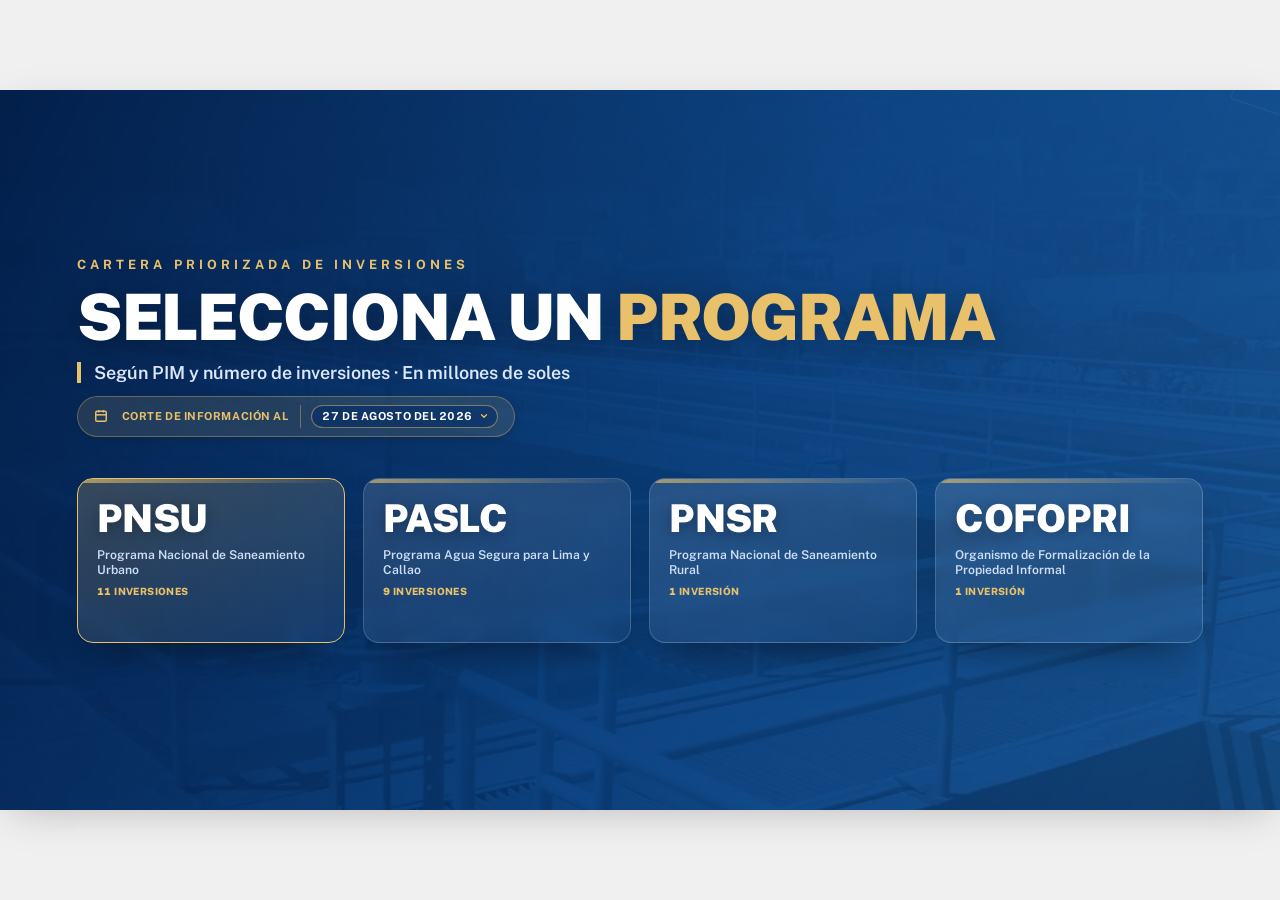
<file: index.html>
<!DOCTYPE html>
<html lang="es">
<head>
<meta charset="UTF-8" />
<meta name="viewport" content="width=device-width, initial-scale=1.0" />
<title>Informe Técnico — Cartera Priorizada</title>
<link rel="preconnect" href="https://fonts.googleapis.com" />
<link rel="preconnect" href="https://fonts.gstatic.com" crossorigin />
<link href="https://fonts.googleapis.com/css2?family=Public+Sans:wght@400;500;600;700;800;900&display=swap" rel="stylesheet" />
<link rel="stylesheet" href="css/styles-v2.css" />
</head>
<body>
  <main class="frame">

   <!-- ============ VISTA DE PROYECTO (ficha) ============ -->
   <div class="project-view" id="projectView" hidden>

    <!-- ============ TÍTULO + PLAZO ============ -->
    <div class="titlebar">
      <div class="title-main">
        <h1 id="r-title">—</h1>
        <button class="title-menu-btn js-menu-trigger" aria-label="Ir al menú de programas" aria-controls="menuView">
          <svg viewBox="0 0 24 24" width="16" height="16" fill="none" stroke="currentColor" stroke-width="2"><rect x="3" y="3" width="7" height="7" rx="1"/><rect x="14" y="3" width="7" height="7" rx="1"/><rect x="3" y="14" width="7" height="7" rx="1"/><rect x="14" y="14" width="7" height="7" rx="1"/></svg>
          <span class="mf-label">Menú</span>
        </button>
      </div>
      <div class="deadline">
        Término del plazo de desembolso del contrato de préstamo:
        <b id="r-deadline">—</b>
      </div>
    </div>

    <!-- ============ CUERPO ============ -->
    <div class="grid">

      <!-- ===== IZQUIERDA: indicadores + gráfico ===== -->
      <section class="col-left">

        <!-- Indicadores · panel navy + franja blanca -->
        <div class="fin-block">
          <div class="fin-head">
            <h3>Ejecución Financiera</h3>
            <span class="cui">CUI <span id="r-cui">—</span></span>
          </div>
          <div class="np-top">
            <div class="m"><span class="k">Costo Total</span><span class="v" id="r-costo">—</span></div>
            <div class="m"><span class="k">Devengado Acumulado</span><span class="v" id="r-devengado">—</span></div>
            <div class="m gold"><span class="k">Avance Financiero</span><span class="v" id="r-avance">—</span></div>
          </div>
          <div class="np-foot">
            <div class="li"><span class="dot"></span><span class="k">PIM 2026</span><span class="v" id="r-pim">—</span></div>
            <div class="li am"><span class="dot"></span><span class="k">PIM por Ejecutar</span><span class="v" id="r-pimej">—</span></div>
            <div class="li"><span class="dot"></span><span class="k">Certificado 2026</span><span class="v" id="r-cert">—</span></div>
            <div class="li am"><span class="dot"></span><span class="k">FF · RO</span><span class="v" id="r-ro">—</span></div>
            <div class="li"><span class="dot"></span><span class="k">Devengado 2026</span><span class="v" id="r-dev26">—</span></div>
            <div class="li am"><span class="dot"></span><span class="k">FF · ROOC</span><span class="v" id="r-rooc">—</span></div>
          </div>
        </div>

        <!-- Gráfico -->
        <figure class="chart-card">
          <button class="chart-expand" id="chartExpand" title="Ver en grande">
            <svg viewBox="0 0 24 24" width="14" height="14" fill="none" stroke="currentColor" stroke-width="2"><path d="M15 3h6v6M9 21H3v-6M21 3l-7 7M3 21l7-7"/></svg>
            Ampliar
          </button>
          <figcaption class="chart-pill">Meta MEF · Ejec. Proy. · Ejecución</figcaption>
          <div class="chart-box"><canvas id="chart"></canvas></div>
        </figure>
      </section>

      <!-- ===== DERECHA: sidebar de estado ===== -->
      <aside class="col-right">

        <div class="status-head">
          <div class="sh-left">
            <svg viewBox="0 0 24 24" width="18" height="18" fill="none" stroke="currentColor" stroke-width="1.8"><path d="M4 21v-5h16v5"/><path d="M9 16V8l3-3 3 3v8"/><circle cx="12" cy="6" r="1"/></svg>
            <h2 id="r-status">—</h2>
          </div>
          <span class="chip-active" id="r-chip">—</span>
        </div>
        <p class="status-sub" id="r-statussub">—</p>

        <!-- Estado situacional -->
        <div class="card estado">
          <h3 class="card-h">
            <svg viewBox="0 0 24 24" width="15" height="15" fill="none" stroke="currentColor" stroke-width="1.8"><path d="M3 3v18h18"/><path d="M7 14l4-4 3 3 5-6"/></svg>
            Estado Situacional
          </h3>
          <div class="dates">
            <div class="date-cell"><span class="v p" id="r-finicio">—</span><span class="k">Fecha Inicio</span></div>
            <div class="date-cell"><span class="v s" id="r-ffin">—</span><span class="k">Fecha Fin</span></div>
            <div class="date-cell"><span class="v p" id="r-prog">—</span><span class="k">Av. Programado</span></div>
            <div class="date-cell"><span class="v s" id="r-ejec">—</span><span class="k">Av. Ejecutado</span></div>
          </div>
          <div class="sec-sep"><span>Observaciones</span></div>
          <ul class="notes" id="r-notes"></ul>
        </div>

        <!-- Alerta (se oculta si no hay) -->
        <div class="alert" id="r-alert">
          <svg viewBox="0 0 24 24" width="18" height="18" fill="none" stroke="currentColor" stroke-width="1.9"><path d="M10.3 3.9 1.8 18a2 2 0 0 0 1.7 3h17a2 2 0 0 0 1.7-3L13.7 3.9a2 2 0 0 0-3.4 0z"/><path d="M12 9v4"/><path d="M12 17h.01"/></svg>
          <p id="r-alert-text">—</p>
        </div>

        <!-- Hitos -->
        <div class="card hitos">
          <h3 class="card-h">
            <svg viewBox="0 0 24 24" width="14" height="14" fill="none" stroke="currentColor" stroke-width="1.8"><rect x="3" y="4" width="18" height="17" rx="1"/><path d="M3 9h18M8 2v4M16 2v4"/></svg>
            Hitos del Proyecto
          </h3>
          <div id="r-hitos"></div>
        </div>

        <!-- Riesgo -->
        <div class="riesgo">
          <svg viewBox="0 0 24 24" width="18" height="18" fill="none" stroke="currentColor" stroke-width="1.9"><path d="M10.3 3.9 1.8 18a2 2 0 0 0 1.7 3h17a2 2 0 0 0 1.7-3L13.7 3.9a2 2 0 0 0-3.4 0z"/><path d="M12 9v4"/><path d="M12 17h.01"/></svg>
          <div>
            <h3>Riesgo Identificado</h3>
            <div id="r-riesgo"></div>
          </div>
        </div>

      </aside>
    </div>
   </div><!-- /projectView -->

   <!-- ============ VISTA DE CARÁTULA (sección) ============ -->
   <div class="cover" id="coverView" hidden>
     <div class="cover-bg"></div>
     <div class="cover-inner">
       <span class="cover-kicker">Cartera Priorizada</span>
       <h1 class="cover-acro" id="c-acro">—</h1>
       <p class="cover-name" id="c-name">—</p>
     </div>
   </div>

   <!-- ============ VISTA DE MENÚ (página de programas · estilo carátula) ============ -->
   <div class="cover menu-view" id="menuView" hidden>
     <div class="cover-bg"></div>
      <div class="menu-inner">
        <span class="cover-kicker">Cartera Priorizada de Inversiones</span>
        <h1 class="menu-title">Selecciona un <em>Programa</em></h1>
        <p class="menu-lead">Según PIM y número de inversiones · En millones de soles</p>
        <div class="menu-cutoff">
          <svg viewBox="0 0 24 24" width="14" height="14" fill="none" stroke="currentColor" stroke-width="2.5" style="margin-right: 6px; vertical-align: middle;"><rect x="3" y="4" width="18" height="17" rx="2" ry="2"/><line x1="16" y1="2" x2="16" y2="6"/><line x1="8" y1="2" x2="8" y2="6"/><line x1="3" y1="10" x2="21" y2="10"/></svg>
          <span id="menuCutoffLabel">Corte de información</span>
          <span class="corte-pick js-corte-wrap" hidden>
            <select class="corte-select js-corte-select" aria-label="Cambiar corte de información" title="Cambiar corte de información"></select>
          </span>
        </div>
        <div class="menu-progs" id="menuProgs"></div>
      </div>
   </div>

   <!-- ============ BOTÓN DE MENÚ (sutil · esquina superior derecha) ============ -->
   <button class="menu-fab js-menu-trigger" id="menuFab" aria-label="Ir al menú de programas" aria-controls="menuView">
     <svg viewBox="0 0 24 24" width="16" height="16" fill="none" stroke="currentColor" stroke-width="2"><rect x="3" y="3" width="7" height="7" rx="1"/><rect x="14" y="3" width="7" height="7" rx="1"/><rect x="3" y="14" width="7" height="7" rx="1"/><rect x="14" y="14" width="7" height="7" rx="1"/></svg>
     <span class="mf-label">Menú</span>
   </button>

   <!-- ============ PAGINADOR (todas las láminas) ============ -->
   <div class="pager" id="pager">
     <button class="pg-btn" id="pgPrev" title="Anterior (←)" aria-label="Lámina anterior">
       <svg viewBox="0 0 24 24" width="16" height="16" fill="none" stroke="currentColor" stroke-width="2.4"><path d="M15 18l-6-6 6-6"/></svg>
     </button>
     <span class="pg-count"><b id="pgNum">1</b> / <span id="pgTotal">19</span></span>
     <button class="pg-btn" id="pgNext" title="Siguiente (→)" aria-label="Lámina siguiente">
       <svg viewBox="0 0 24 24" width="16" height="16" fill="none" stroke="currentColor" stroke-width="2.4"><path d="M9 18l6-6-6-6"/></svg>
     </button>
     <span class="pg-corte js-corte-wrap" hidden title="Corte de información">
       <svg viewBox="0 0 24 24" fill="none" stroke="currentColor" stroke-width="2.5"><rect x="3" y="4" width="18" height="17" rx="2" ry="2"/><line x1="16" y1="2" x2="16" y2="6"/><line x1="8" y1="2" x2="8" y2="6"/><line x1="3" y1="10" x2="21" y2="10"/></svg>
       <span class="pg-corte-k">Corte</span>
       <select class="pg-select js-corte-select" data-short="1" aria-label="Cambiar corte de información"></select>
     </span>
   </div>
  </main>

  <!-- Modal · gráfico ampliado -->
  <div class="chart-modal" id="chartModal" hidden>
    <div class="cm-box">
      <div class="cm-head">
        <h3>Meta MEF · Ejec. Proy. · Ejecución</h3>
        <button class="cm-close" id="cmClose" title="Cerrar (Esc)">✕</button>
      </div>
      <div class="cm-body"><canvas id="chartBig"></canvas></div>
    </div>
  </div>

  <script src="js/projects-v2.js"></script>
  <script src="js/chartjs-v2.min.js"></script>
  <script src="js/main-v2.js"></script>
</body>
</html>
</file>
<file: css/styles-v2.css>
/* =====================================================================
   Institutional Report System — styles.css
   Basado en DESIGN.md (Corporate Modernism · Public Sans · alta densidad)
   Tipografía FLUIDA: escala con el ancho del reporte (clamp + vw) para que
   se lea bien tanto en monitores grandes como pequeños.
   ===================================================================== */
:root{
  --primary:#002b69;
  --primary-dark:#001740;
  --on-primary:#ffffff;
  --primary-tint:rgba(0,43,105,.05);
  --data-label:#3f5d9c;

  --secondary:#bb0027;
  --on-secondary:#ffffff;
  --secondary-tint:rgba(187,0,39,.05);

  --amber-bg:#fffbeb;
  --amber-ink:#b45309;
  --amber-val:#78350f;

  --green-bg:#dcfce7;
  --green-ink:#166534;

  --surface:#f9f9f9;
  --surface-container:#eeeeee;
  --surface-low:#f3f3f3;
  --on-surface:#1a1c1c;
  --on-surface-variant:#444650;
  --muted:#6b7280;
  --line:#d1d1d1;
  --line-soft:#e5e7eb;

  --gutter:clamp(14px,1.2vw,22px);
  --radius:6px;
}

*{box-sizing:border-box;margin:0;padding:0;}
html,body{height:100%;}
body{
  font-family:"Public Sans",system-ui,-apple-system,sans-serif;
  -webkit-font-smoothing:antialiased;
  color:var(--on-surface);
  background:#f0f0f0;
  height:100vh;overflow:hidden;
  display:flex;align-items:center;justify-content:center;
  font-variant-numeric:tabular-nums;
}

/* ---- Lienzo 16:9 sin scroll ---- */
.frame{
  aspect-ratio:16/9;
  width:100vw;height:56.25vw;
  max-height:100vh;max-width:177.78vh;
  background:#fff;
  display:flex;flex-direction:column;
  padding:clamp(16px,1.7vw,30px);
  padding-bottom:clamp(42px,3.6vw,60px); /* reserva la franja del paginador */
  overflow:hidden;position:relative;
  box-shadow:0 10px 40px -12px rgba(0,0,0,.25);
}

/* contenedor de la ficha de proyecto (ocupa todo el lienzo) */
.project-view{flex:1 1 auto;min-width:0;min-height:0;display:flex;flex-direction:column;}
.project-view[hidden]{display:none;}
.frame.is-cover{padding:0;}

/* ======================= TÍTULO + PLAZO (inicio del reporte) ======================= */
.titlebar{display:flex;flex-direction:column;margin-bottom:clamp(12px,1.3vw,20px);flex:0 0 auto;box-shadow:0 1px 2px rgba(0,0,0,.06);}
.title-main{background:var(--primary);color:var(--on-primary);
  padding:clamp(11px,1.1vw,18px) clamp(16px,1.5vw,26px);display:flex;align-items:center;justify-content:space-between;gap:12px;}
.title-main h1{font-size:clamp(20px,1.85vw,34px);font-weight:900;text-transform:uppercase;letter-spacing:-.01em;}
.chip-strategic{background:rgba(255,255,255,.12);font-size:clamp(11px,.78vw,14px);font-weight:700;
  padding:6px 14px;border-radius:4px;white-space:nowrap;text-transform:uppercase;letter-spacing:.04em;}
.deadline{background:var(--secondary);color:var(--on-secondary);
  padding:clamp(7px,.7vw,11px) clamp(16px,1.5vw,26px);text-align:right;
  font-size:clamp(12px,.88vw,15px);font-weight:700;text-transform:uppercase;letter-spacing:.03em;}
.deadline b{font-weight:800;}

/* ======================= GRID 12 COL ======================= */
.grid{flex:1 1 auto;min-width:0;min-height:0;display:grid;grid-template-columns:3fr 2fr;gap:var(--gutter);overflow:hidden;}
.col-left{display:flex;flex-direction:column;min-height:0;overflow:hidden;}
.col-right{display:flex;flex-direction:column;min-height:0;overflow:hidden;
  gap:.5em;font-size:clamp(13px,1vw,18px);}

/* ============= INDICADORES · panel navy + franja blanca (Diseño 18) ============= */
.fin-block{border-radius:8px;overflow:hidden;margin-bottom:clamp(10px,1vw,16px);flex:0 0 auto;
  background:linear-gradient(135deg,#001740,#002b69 60%,#0a3a7a);}

/* encabezado (texto claro sobre navy) */
.fin-head{display:flex;align-items:center;justify-content:space-between;
  padding:clamp(9px,.9vw,14px) clamp(14px,1.3vw,22px) 0;}
.fin-head h3{font-size:clamp(10px,.68vw,13px);font-weight:800;text-transform:uppercase;color:#9fb4dd;letter-spacing:.1em;}
.fin-head .cui{font-size:clamp(10px,.66vw,12.5px);font-weight:700;color:#7e97c4;letter-spacing:.02em;}

/* 3 métricas grandes */
.np-top{display:grid;grid-template-columns:repeat(3,1fr);gap:clamp(12px,1.5vw,24px);
  padding:clamp(8px,.9vw,14px) clamp(14px,1.3vw,22px) clamp(12px,1.2vw,18px);}
.np-top .m{border-left:2px solid rgba(255,255,255,.12);padding-left:clamp(10px,1vw,16px);}
.np-top .m:first-child{border-left:0;padding-left:0;}
.np-top .m .k{display:block;font-size:clamp(9px,.62vw,12px);color:#9fb4dd;text-transform:uppercase;
  font-weight:700;letter-spacing:.04em;margin-bottom:clamp(3px,.4vw,6px);}
.np-top .m .v{font-size:clamp(18px,1.7vw,30px);font-weight:900;color:#fff;letter-spacing:-.015em;line-height:1;white-space:nowrap;}
.np-top .m.gold .v{color:#e9c16a;}

/* franja blanca inferior · lista 2 columnas con punto de color */
.np-foot{background:#fff;display:grid;grid-template-columns:1fr 1fr;gap:0 clamp(16px,2vw,40px);
  padding:clamp(9px,.95vw,15px) clamp(14px,1.3vw,22px);}
.np-foot .li{display:flex;align-items:center;gap:clamp(7px,.7vw,11px);
  padding:clamp(6px,.6vw,9px) 0;border-bottom:1px solid var(--line-soft);}
.np-foot .li:nth-last-child(-n+2){border-bottom:0;}
.np-foot .dot{width:clamp(7px,.55vw,9px);aspect-ratio:1;border-radius:50%;background:var(--primary);flex:0 0 auto;}
.np-foot .li.am .dot{background:var(--amber-ink);}
.np-foot .li .k{flex:1;font-size:clamp(10px,.72vw,13px);color:var(--muted);font-weight:600;white-space:nowrap;}
.np-foot .li .v{font-size:clamp(11px,.78vw,14px);font-weight:900;color:var(--on-surface);white-space:nowrap;}
.np-foot .li.am .v{color:var(--amber-val);}

/* ======================= GRÁFICO ======================= */
.chart-card{flex:1 1 auto;min-height:0;border:1px solid var(--line-soft);border-radius:var(--radius);
  background:#fff;display:flex;flex-direction:column;position:relative;padding:clamp(8px,.9vw,14px);}
.chart-pill{align-self:center;background:var(--surface-low);border:1px solid var(--line-soft);border-radius:999px;
  padding:clamp(5px,.5vw,8px) clamp(14px,1.3vw,22px);font-size:clamp(11px,.8vw,14px);font-weight:700;
  text-transform:uppercase;letter-spacing:.04em;color:var(--secondary);z-index:2;}
.chart-box{flex:1 1 auto;min-height:0;position:relative;margin-top:6px;}
.chart-box canvas{position:absolute;inset:0;}

/* botón Ampliar */
.chart-expand{position:absolute;top:clamp(8px,.8vw,12px);right:clamp(8px,.8vw,12px);z-index:5;
  display:inline-flex;align-items:center;gap:6px;background:#fff;border:1px solid var(--line-soft);border-radius:6px;
  padding:clamp(5px,.5vw,7px) clamp(8px,.8vw,12px);font:inherit;font-size:clamp(10px,.7vw,12px);font-weight:700;
  text-transform:uppercase;letter-spacing:.04em;color:var(--primary);cursor:pointer;transition:.15s;}
.chart-expand:hover{background:var(--primary);color:#fff;border-color:var(--primary);}

/* modal del gráfico */
.chart-modal{position:fixed;inset:0;z-index:100;display:flex;align-items:center;justify-content:center;
  padding:clamp(14px,3vw,44px);background:rgba(8,16,36,.62);backdrop-filter:blur(4px);}
.chart-modal[hidden]{display:none;}
.cm-box{background:#fff;border-radius:12px;width:min(1180px,96vw);height:min(760px,92vh);
  display:flex;flex-direction:column;overflow:hidden;box-shadow:0 40px 90px -24px rgba(0,0,0,.6);}
.cm-head{display:flex;align-items:center;justify-content:space-between;gap:14px;padding:15px 22px;background:var(--primary);color:#fff;}
.cm-head h3{font-size:clamp(13px,1.3vw,17px);font-weight:800;text-transform:uppercase;letter-spacing:.02em;}
.cm-close{flex:0 0 auto;background:rgba(255,255,255,.15);border:0;color:#fff;width:34px;height:34px;border-radius:8px;
  font-size:16px;cursor:pointer;display:grid;place-items:center;transition:.15s;}
.cm-close:hover{background:rgba(255,255,255,.3);}
.cm-body{flex:1;position:relative;padding:clamp(14px,2vw,26px);}
.cm-body canvas{position:absolute;inset:clamp(14px,2vw,26px);}

/* ======================= SIDEBAR DERECHO ======================= */
/* Tamaños en EM (relativos al font-size del sidebar) → el auto-ajuste (main.js)
   escala todo el bloque a la vez para que entre sin scroll, lo más grande posible. */
.status-head{background:var(--primary);color:var(--on-primary);border-radius:.5em;
  padding:.7em .85em;flex:0 0 auto;display:flex;align-items:center;justify-content:space-between;}
.sh-left{display:flex;align-items:center;gap:.5em;}
.sh-left svg{width:1.15em;height:1.15em;}
.status-head h2{font-size:.92em;font-weight:900;text-transform:uppercase;letter-spacing:-.01em;}
.chip-active{background:var(--green-bg);color:var(--green-ink);font-size:.6em;font-weight:800;
  padding:.25em .8em;border-radius:999px;text-transform:uppercase;letter-spacing:.04em;}
.status-sub{font-size:.7em;font-style:italic;color:var(--muted);padding:.15em .1em 0;flex:0 0 auto;}

.card{background:#fff;border:1px solid var(--line-soft);border-radius:.5em;padding:.7em .8em;}
.card-h{font-size:.86em;font-weight:800;text-transform:uppercase;color:var(--primary);
  display:flex;align-items:center;gap:.5em;border-bottom:1px solid #f1f1f1;padding-bottom:.5em;margin-bottom:.65em;}
.card-h svg{width:1.05em;height:1.05em;}

.estado{flex:0 0 auto;display:flex;flex-direction:column;}
/* fila 4×1 · valor dominante (Diseño 5): cifra grande arriba, etiqueta debajo, divisores */
.dates{display:grid;grid-template-columns:repeat(4,1fr);margin-bottom:.85em;flex:0 0 auto;}
.date-cell{padding:0 .8em;border-left:1px solid var(--line-soft);display:flex;flex-direction:column;}
.date-cell:first-child{border-left:0;padding-left:0;}
.date-cell .v{font-size:1.45em;font-weight:900;line-height:1;white-space:nowrap;}
.date-cell .v.p{color:var(--primary);}
.date-cell .v.s{color:var(--secondary);}
.date-cell .k{font-size:.6em;text-transform:uppercase;color:var(--muted);font-weight:700;margin-top:.45em;letter-spacing:.03em;white-space:nowrap;}

/* divisor entre los indicadores y las notas */
.sec-sep{display:flex;align-items:center;gap:.7em;margin:.1em 0 .75em;flex:0 0 auto;}
.sec-sep span{font-size:.6em;text-transform:uppercase;letter-spacing:.14em;color:var(--muted);font-weight:800;white-space:nowrap;}
.sec-sep::before{content:"";width:1.4em;height:2px;background:var(--primary);border-radius:2px;flex:0 0 auto;}
.sec-sep::after{content:"";flex:1;height:1px;background:var(--line-soft);}

.notes{list-style:none;flex:0 0 auto;}
.notes li{position:relative;padding-left:1em;margin-bottom:.5em;font-size:.8em;line-height:1.5;color:#374151;text-wrap:pretty;}
.notes li:last-child{margin-bottom:0;}
.notes li::before{content:"";position:absolute;left:0;top:.55em;width:.34em;height:.34em;background:var(--primary);}

.alert{background:var(--secondary);color:var(--on-secondary);border-radius:.5em;padding:.65em .8em;flex:0 0 auto;
  display:flex;gap:.6em;align-items:flex-start;}
.alert svg{flex:0 0 auto;margin-top:.1em;width:1.15em;height:1.15em;}
.alert p{font-size:.8em;font-weight:700;line-height:1.4;}
.alert b{font-weight:900;}

.hitos{flex:0 0 auto;}
.timeline{position:relative;padding-left:1em;border-left:2px solid rgba(0,43,105,.2);}
.timeline .dot{position:absolute;left:-.4em;top:.2em;width:.62em;height:.62em;border-radius:50%;background:var(--primary);border:2px solid #fff;}
.timeline .t-chip{display:inline-block;background:var(--primary-tint);color:var(--primary);font-size:.6em;font-weight:800;
  padding:.15em .55em;border-radius:.27em;text-transform:uppercase;letter-spacing:.04em;}
.timeline .t-title{font-size:.8em;font-weight:800;color:#1f2937;margin-top:.3em;line-height:1.2;}
.timeline .t-note{font-size:.7em;font-style:italic;color:var(--muted);line-height:1.25;}

.riesgo{background:#fef2f2;border:1px solid rgba(187,0,39,.2);border-radius:.5em;padding:.65em .8em;flex:0 0 auto;
  display:flex;gap:.6em;align-items:flex-start;}
.riesgo svg{color:var(--secondary);flex:0 0 auto;margin-top:.1em;width:1.15em;height:1.15em;}
.riesgo h3{font-size:.76em;font-weight:800;text-transform:uppercase;color:var(--secondary);margin-bottom:.2em;}
.riesgo p{font-size:.72em;line-height:1.4;color:#374151;}
.riesgo .risk-list{list-style:none;margin:0;padding:0;}
.riesgo .risk-list li{position:relative;padding-left:1em;margin-bottom:.35em;font-size:.72em;line-height:1.4;color:#374151;}
.riesgo .risk-list li:last-child{margin-bottom:0;}
.riesgo .risk-list li::before{content:"";position:absolute;left:0;top:.5em;width:.34em;height:.34em;background:var(--secondary);}

/* varios hitos */
.hitos .timeline + .timeline{margin-top:.6em;}

/* ======= navegación anterior/siguiente (dentro de la barra del título) ======= */
.nav-arrows{display:flex;gap:8px;flex:0 0 auto;margin-left:16px;}
.nav-btn{width:clamp(30px,2.4vw,40px);aspect-ratio:1;border-radius:7px;cursor:pointer;
  border:1px solid rgba(255,255,255,.28);background:rgba(255,255,255,.1);color:#fff;
  display:grid;place-items:center;transition:.15s;}
.nav-btn:hover{background:#fff;color:var(--primary);border-color:#fff;}
.nav-btn:active{transform:scale(.94);}

/* ======================= CARÁTULA DE SECCIÓN ======================= */
.cover{position:absolute;inset:0;overflow:hidden;background:var(--primary);color:#fff;}
.cover[hidden]{display:none;}
/* capa de imagen (con zoom lento tipo Ken Burns) */
.cover-bg{position:absolute;inset:0;z-index:0;
  background:#002b69 url("../img/cover-v2.jpg") center/cover no-repeat;
  transform-origin:50% 45%;will-change:transform;
  animation:coverZoom 20s ease-out both;}
/* velo degradado para legibilidad */
.cover::before{content:"";position:absolute;inset:0;z-index:1;
  background:linear-gradient(115deg,rgba(0,23,64,.9),rgba(0,43,105,.6) 55%,rgba(10,58,122,.4));}
.cover-inner{position:absolute;inset:0;z-index:2;display:flex;flex-direction:column;
  align-items:flex-start;justify-content:center;gap:clamp(8px,1vw,18px);
  padding:clamp(28px,6vw,110px) clamp(28px,6vw,110px) clamp(62px,7vw,120px);}
.cover-kicker{font-size:clamp(12px,1vw,18px);font-weight:700;text-transform:uppercase;
  letter-spacing:.32em;color:#e9c16a;animation:riseFade .6s .04s both;}
.cover-acro{font-size:clamp(56px,11vw,190px);font-weight:900;line-height:.92;letter-spacing:-.02em;
  text-transform:uppercase;text-shadow:0 6px 30px rgba(0,0,0,.35);animation:riseFade .7s .13s both;}
.cover-name{font-size:clamp(16px,2vw,38px);font-weight:600;max-width:18em;line-height:1.2;
  color:#dbe6f7;border-left:4px solid #e9c16a;padding-left:clamp(12px,1vw,20px);
  animation:riseFade .7s .24s both;}

/* ======================= ANIMACIONES ======================= */
@keyframes coverZoom{from{transform:scale(1.001)}to{transform:scale(1.09)}}
@keyframes riseFade{from{opacity:0;transform:translateY(20px)}to{opacity:1;transform:none}}
@keyframes viewFade{from{opacity:0;transform:translateY(10px)}to{opacity:1;transform:none}}
/* el paginador entra deslizando (sólo transform, para no fijar la opacidad) */
@keyframes pagerIn{from{transform:translateX(-50%) translateY(12px)}to{transform:translateX(-50%) translateY(0)}}
/* la ficha entra con un fundido sutil en cada cambio de lámina */
.project-view.anim{animation:viewFade .42s ease both;}

@media (prefers-reduced-motion: reduce){
  .cover-bg,.cover-kicker,.cover-acro,.cover-name,.project-view.anim,.pager{animation:none!important;}
}

/* ======================= PAGINADOR ======================= */
.pager{position:absolute;z-index:40;bottom:clamp(12px,1.4vw,22px);left:50%;transform:translateX(-50%);
  display:flex;align-items:center;gap:clamp(8px,.8vw,14px);
  background:rgba(0,23,64,.82);backdrop-filter:blur(6px);border:1px solid rgba(255,255,255,.16);
  border-radius:999px;padding:clamp(5px,.45vw,8px) clamp(8px,.7vw,12px);
  box-shadow:0 8px 24px -10px rgba(0,0,0,.5);
  opacity:.4;transition:opacity .25s ease;animation:pagerIn .5s .12s both;}
/* semitransparente para no tapar la lámina; nítido al acercar el cursor/teclado */
.pager:hover,.pager:focus-within{opacity:1;}
.pg-btn{width:clamp(28px,2.1vw,36px);aspect-ratio:1;border-radius:50%;cursor:pointer;
  border:1px solid rgba(255,255,255,.25);background:rgba(255,255,255,.08);color:#fff;
  display:grid;place-items:center;transition:.15s;}
.pg-btn:hover{background:#fff;color:var(--primary);border-color:#fff;}
.pg-btn:active{transform:scale(.92);}
.pg-count{color:#dbe6f7;font-size:clamp(12px,.9vw,15px);font-weight:600;letter-spacing:.02em;
  min-width:3.4em;text-align:center;font-variant-numeric:tabular-nums;}
.pg-count b{color:#fff;font-weight:900;}

/* ======================= MENÚ DE PROGRAMAS (página estilo carátula) ======================= */
/* Botón sutil (esquina superior derecha) que lleva a la página-menú. */
.menu-fab{position:absolute;top:clamp(12px,1.3vw,22px);right:clamp(12px,1.3vw,22px);z-index:60;
  display:inline-flex;align-items:center;gap:.5em;cursor:pointer;
  font:inherit;font-size:clamp(10px,.74vw,13px);font-weight:700;text-transform:uppercase;letter-spacing:.08em;
  color:#fff;padding:clamp(6px,.55vw,9px) clamp(10px,.9vw,14px);border-radius:999px;
  border:1px solid rgba(255,255,255,.3);background:rgba(255,255,255,.12);
  -webkit-backdrop-filter:blur(6px);backdrop-filter:blur(6px);
  transition:background .16s,border-color .16s,color .16s,transform .16s;}
.menu-fab:hover{background:#002b69;border-color:#e9c16a;color:#fff;transform:translateY(-1px);}
.menu-fab:active{transform:translateY(0) scale(.97);}
.menu-fab svg{width:1.15em;height:1.15em;color:#e9c16a;flex:0 0 auto;}
/* en la página-menú se ocultan el botón y el paginador */
.frame.is-menu .menu-fab,.frame.is-menu .pager{display:none;}
/* en las pantallas de reporte el flotante se oculta (se usa el de la cabecera) */
.frame:not(.is-cover) .menu-fab{display:none;}

/* botón "Menú" integrado en la cabecera del título (vista de reporte) */
.title-menu-btn{flex:0 0 auto;margin-left:auto;display:inline-flex;align-items:center;gap:.5em;cursor:pointer;
  font:inherit;font-size:clamp(10px,.74vw,13px);font-weight:700;text-transform:uppercase;letter-spacing:.08em;
  color:#fff;padding:clamp(6px,.55vw,9px) clamp(10px,.9vw,14px);border-radius:999px;
  border:1px solid rgba(255,255,255,.32);background:rgba(255,255,255,.1);
  transition:background .16s,border-color .16s,transform .16s;}
.title-menu-btn:hover{background:rgba(233,193,106,.2);border-color:#e9c16a;}
.title-menu-btn:active{transform:scale(.97);}
.title-menu-btn svg{width:1.15em;height:1.15em;color:#e9c16a;flex:0 0 auto;}

/* botón "Volver" dentro de la página-menú */
.menu-back{position:absolute;top:clamp(14px,1.5vw,26px);right:clamp(14px,1.5vw,26px);z-index:4;
  display:inline-flex;align-items:center;gap:.4em;cursor:pointer;font:inherit;
  font-size:clamp(10px,.74vw,13px);font-weight:800;text-transform:uppercase;letter-spacing:.06em;color:#fff;
  padding:clamp(7px,.6vw,10px) clamp(11px,1vw,15px);border-radius:999px;
  border:1px solid rgba(255,255,255,.3);background:rgba(255,255,255,.1);
  -webkit-backdrop-filter:blur(6px);backdrop-filter:blur(6px);
  opacity:0;animation:riseFade .6s .5s both;transition:background .16s,border-color .16s;}
.menu-back:hover{background:rgba(233,193,106,.22);border-color:#e9c16a;}
.menu-back svg{width:1.05em;height:1.05em;color:#e9c16a;}

/* contenido de la página-menú (mismo lenguaje de las carátulas) */
.menu-inner{position:absolute;inset:0;z-index:2;display:flex;flex-direction:column;
  justify-content:center;gap:clamp(8px,1vw,16px);overflow-y:auto;
  padding:clamp(28px,5vw,90px) clamp(28px,6vw,110px);}
.menu-view .cover-kicker{animation:riseFade .6s .04s both;}
.menu-title{font-size:clamp(30px,5vw,76px);font-weight:900;line-height:1;letter-spacing:-.02em;
  text-transform:uppercase;text-shadow:0 6px 30px rgba(0,0,0,.35);animation:riseFade .7s .13s both;}
.menu-title em{font-style:normal;color:#e9c16a;}
.menu-lead{font-size:clamp(13px,1.4vw,22px);font-weight:600;color:#dbe6f7;
  border-left:4px solid #e9c16a;padding-left:clamp(12px,1vw,20px);animation:riseFade .7s .22s both;}

/* rejilla de programas con animación escalonada */
.menu-progs{display:grid;grid-template-columns:repeat(auto-fit,minmax(clamp(150px,16vw,220px),1fr));
  gap:clamp(12px,1.4vw,26px);margin-top:clamp(18px,2.2vw,40px);}

.menu-prog{position:relative;overflow:hidden;text-align:left;cursor:pointer;font:inherit;color:#fff;
  display:flex;flex-direction:column;gap:clamp(5px,.6vw,10px);
  padding:clamp(16px,1.7vw,30px) clamp(15px,1.5vw,26px) clamp(13px,1.3vw,22px);
  border-radius:16px;border:1px solid rgba(255,255,255,.18);
  background:linear-gradient(160deg,rgba(255,255,255,.13),rgba(255,255,255,.035));
  -webkit-backdrop-filter:blur(7px);backdrop-filter:blur(7px);
  box-shadow:0 18px 40px -20px rgba(0,0,0,.6);
  opacity:0;transform:translateY(28px) scale(.96);
  transition:transform .22s,box-shadow .22s,border-color .22s,background .22s;}
.menu-view:not([hidden]) .menu-prog{animation:progIn .6s cubic-bezier(.2,.75,.3,1) forwards;
  animation-delay:var(--d,0s);}
/* franja superior dorada */
.menu-prog::before{content:"";position:absolute;left:0;top:0;height:4px;width:100%;
  background:linear-gradient(90deg,#e9c16a,rgba(233,193,106,0));opacity:.65;transition:opacity .22s;}
/* resplandor dorado que sube desde la base al pasar el cursor */
.menu-prog::after{content:"";position:absolute;inset:0;pointer-events:none;border-radius:inherit;
  background:radial-gradient(120% 75% at 50% 118%,rgba(233,193,106,.32),transparent 70%);
  opacity:0;transition:opacity .25s ease;}
.menu-prog:hover{border-color:#e9c16a;
  background:linear-gradient(160deg,rgba(255,255,255,.18),rgba(255,255,255,.06));
  box-shadow:inset 0 0 0 1px rgba(233,193,106,.55),0 10px 30px -16px rgba(0,0,0,.55);}
.menu-prog:hover::before{opacity:1;height:5px;}
.menu-prog:hover::after{opacity:1;}
.menu-prog:hover .mp-acro{color:#e9c16a;}
.menu-prog:active{transform:scale(.99);}
.menu-prog.is-active{border-color:#e9c16a;background:linear-gradient(160deg,rgba(233,193,106,.22),rgba(255,255,255,.05));}

.menu-prog .mp-acro{font-size:clamp(26px,3vw,52px);font-weight:900;letter-spacing:-.015em;line-height:1;
  text-shadow:0 3px 14px rgba(0,0,0,.3);transition:color .22s;}
.menu-prog .mp-name{font-size:clamp(11px,.95vw,16px);font-weight:600;color:#cdddf5;line-height:1.25;}
.menu-prog .mp-meta{font-size:clamp(10px,.78vw,13px);font-weight:800;color:#e9c16a;
  text-transform:uppercase;letter-spacing:.04em;}
.menu-prog .mp-meta b{font-weight:900;}
.menu-prog .mp-go{margin-top:clamp(6px,.7vw,12px);display:inline-flex;align-items:center;gap:.4em;
  font-size:clamp(10px,.78vw,13px);font-weight:800;text-transform:uppercase;letter-spacing:.05em;color:#fff;
  opacity:0;transform:translateX(-6px);transition:opacity .22s,transform .22s;}
.menu-prog:hover .mp-go{opacity:.95;transform:none;}
.menu-prog .mp-go svg{width:1.1em;height:1.1em;}

@keyframes progIn{from{opacity:0;transform:translateY(28px) scale(.96)}to{opacity:1;transform:none}}

.menu-inner::-webkit-scrollbar{width:9px;}
.menu-inner::-webkit-scrollbar-thumb{background:rgba(255,255,255,.3);border-radius:999px;
  border:2px solid transparent;background-clip:padding-box;}

@media (prefers-reduced-motion: reduce){
  .menu-view:not([hidden]) .menu-prog{animation:none!important;opacity:1;transform:none;}
  .menu-title,.menu-lead,.menu-view .cover-kicker,.menu-back{animation:none!important;opacity:1;}
  .menu-prog:hover{transform:none;}
}

/* ======================= RESPONSIVO · MÓVIL / PANTALLAS PEQUEÑAS ======================= */
@media(max-width:1000px),(max-height:560px){
  body{height:auto;min-height:100vh;overflow-x:hidden;overflow-y:auto;display:block;}
  .frame{aspect-ratio:auto;width:100%;height:auto;max-width:none;min-height:100vh;
    padding:14px;padding-bottom:78px;box-shadow:none;}
  .frame.is-cover{padding:0;min-height:100vh;}

  /* la ficha fluye en una sola columna y sin recortes */
  .project-view{overflow:visible;}
  /* minmax(0,1fr) + min-width:0 evitan que el gráfico/textos estiren el ancho */
  .grid{grid-template-columns:minmax(0,1fr);gap:14px;overflow:visible;}
  .col-left,.col-right{grid-column:auto;min-width:0;min-height:0;overflow:visible;}
  /* desactiva el auto-encogido (el JS fija el font-size inline): forzamos uno legible */
  .col-right{font-size:15px!important;gap:10px;}

  /* indicadores financieros apilados */
  .np-top{grid-template-columns:1fr;gap:10px;}
  .np-top .m{border-left:0;padding-left:0;}
  .np-top .m .v{font-size:22px;}
  .np-foot{grid-template-columns:1fr;gap:0;}

  /* gráfico con altura cómoda */
  .chart-card{min-height:340px;}
  .chart-box{min-height:300px;}
  .estado,.notes,.fin-block,.card,.hitos{overflow:visible;}

  /* estado situacional: 2×2 en vez de 4×1 */
  .dates{grid-template-columns:repeat(2,1fr);gap:14px 0;}
  .date-cell{padding:0 10px;}
  .date-cell:nth-child(3){border-left:0;}
  .date-cell .v{font-size:1.5em;}

  /* título y plazo legibles */
  .title-main h1{font-size:20px;}
  .deadline{font-size:11px;text-align:left;}

  /* carátulas: textos ajustados a la pantalla del celular */
  .cover-inner{padding:24px 20px 92px;}
  .cover-acro{font-size:clamp(48px,16vw,120px);}
  .cover-name{font-size:clamp(14px,3.7vw,28px);max-width:14em;overflow-wrap:break-word;}
  .cover-kicker{letter-spacing:.22em;}

  /* paginador: fijo a la pantalla, siempre visible y con área táctil cómoda */
  .pager{position:fixed;opacity:1;bottom:14px;gap:14px;padding:8px 12px;animation:none;}
  .pg-btn{width:42px;}
  .pg-count{font-size:16px;min-width:4em;}

  /* página-menú en móvil */
  .menu-fab{position:fixed;top:14px;right:14px;font-size:12px;}
  .menu-back{position:fixed;top:14px;right:14px;}
  .menu-inner{position:absolute;padding:74px 18px 40px;justify-content:flex-start;}
  .menu-title{font-size:clamp(26px,8vw,46px);}
  .menu-progs{grid-template-columns:1fr 1fr;gap:12px;margin-top:18px;}
  .menu-prog{padding:16px 14px 14px;}
}

/* ======================= BOTÓN ACCESO ADMIN ======================= */
.btn-admin-panel {
  display: inline-flex;
  align-items: center;
  gap: 8px;
  background: rgba(255,255,255,0.12);
  border: 1px solid rgba(255,255,255,0.3);
  color: #fff;
  padding: 10px 20px;
  border-radius: 999px;
  font-size: 14px;
  font-weight: 700;
  text-transform: uppercase;
  text-decoration: none;
  letter-spacing: 0.08em;
  transition: all 0.2s ease;
  cursor: pointer;
  z-index: 10;
}
.btn-admin-panel:hover {
  background: #002b69;
  border-color: #e9c16a;
  box-shadow: 0 4px 12px rgba(0,0,0,0.2);
  color: #fff;
}
.btn-admin-panel svg {
  color: #e9c16a;
  flex: 0 0 auto;
}

/* ======================= CORTE DE INFORMACIÓN ======================= */
.menu-cutoff {
  display: inline-flex;
  align-items: center;
  align-self: flex-start;
  gap: 8px;
  background: rgba(233, 193, 106, 0.12);
  border: 1px solid rgba(233, 193, 106, 0.35);
  color: #e9c16a;
  padding: 8px 16px;
  border-radius: 999px;
  font-size: clamp(11px, 0.8vw, 13.5px);
  font-weight: 700;
  text-transform: uppercase;
  letter-spacing: 0.05em;
  width: fit-content;
  box-shadow: 0 2px 8px rgba(0, 0, 0, 0.15);
  animation: riseFade .7s .24s both;
  z-index: 10;
}
.menu-cutoff svg {
  color: #e9c16a;
  flex-shrink: 0;
}



/* ======================= SELECTOR DE CORTE DE INFORMACIÓN ======================= */
/* Los datos se guardan por fecha de corte; el usuario puede cambiar de corte
   desde la píldora del menú o desde el paginador de las láminas. */
[hidden]{display:none!important;}
.corte-pick{display:inline-flex;align-items:center;margin-left:4px;padding-left:10px;
  border-left:1px solid rgba(233,193,106,.4);}
.corte-select,.pg-select{font:inherit;font-weight:700;letter-spacing:.05em;text-transform:uppercase;cursor:pointer;
  color:#fff;background-color:rgba(0,43,105,.55);border:1px solid rgba(233,193,106,.5);border-radius:999px;
  padding:4px 24px 4px 10px;line-height:1.2;appearance:none;-webkit-appearance:none;
  background-image:url("data:image/svg+xml;utf8,<svg xmlns='http://www.w3.org/2000/svg' viewBox='0 0 24 24' fill='none' stroke='%23e9c16a' stroke-width='3' stroke-linecap='round' stroke-linejoin='round'><path d='M6 9l6 6 6-6'/></svg>");
  background-repeat:no-repeat;background-position:right 8px center;background-size:10px 10px;
  transition:border-color .16s,background-color .16s;}
.corte-select{font-size:inherit;}
.corte-select:hover,.pg-select:hover{border-color:#e9c16a;background-color:rgba(0,43,105,.85);}
.corte-select:focus-visible,.pg-select:focus-visible{outline:2px solid #e9c16a;outline-offset:2px;}
.corte-select option,.pg-select option{color:#111;background:#fff;text-transform:none;letter-spacing:0;font-weight:600;}
.pg-corte{display:inline-flex;align-items:center;gap:6px;margin-left:2px;
  padding-left:clamp(8px,.8vw,14px);border-left:1px solid rgba(255,255,255,.18);
  color:#dbe6f7;font-size:clamp(11px,.85vw,14px);font-weight:700;}
.pg-corte svg{width:1.05em;height:1.05em;color:#e9c16a;flex:0 0 auto;}
.pg-corte-k{text-transform:uppercase;letter-spacing:.06em;font-size:.85em;color:#dbe6f7;}
.pg-select{font-size:.95em;padding:3px 22px 3px 9px;letter-spacing:.02em;}
@media (max-width:760px){
  .pg-corte-k{display:none;}
  .corte-pick{margin-left:0;padding-left:8px;}
}
</file>
